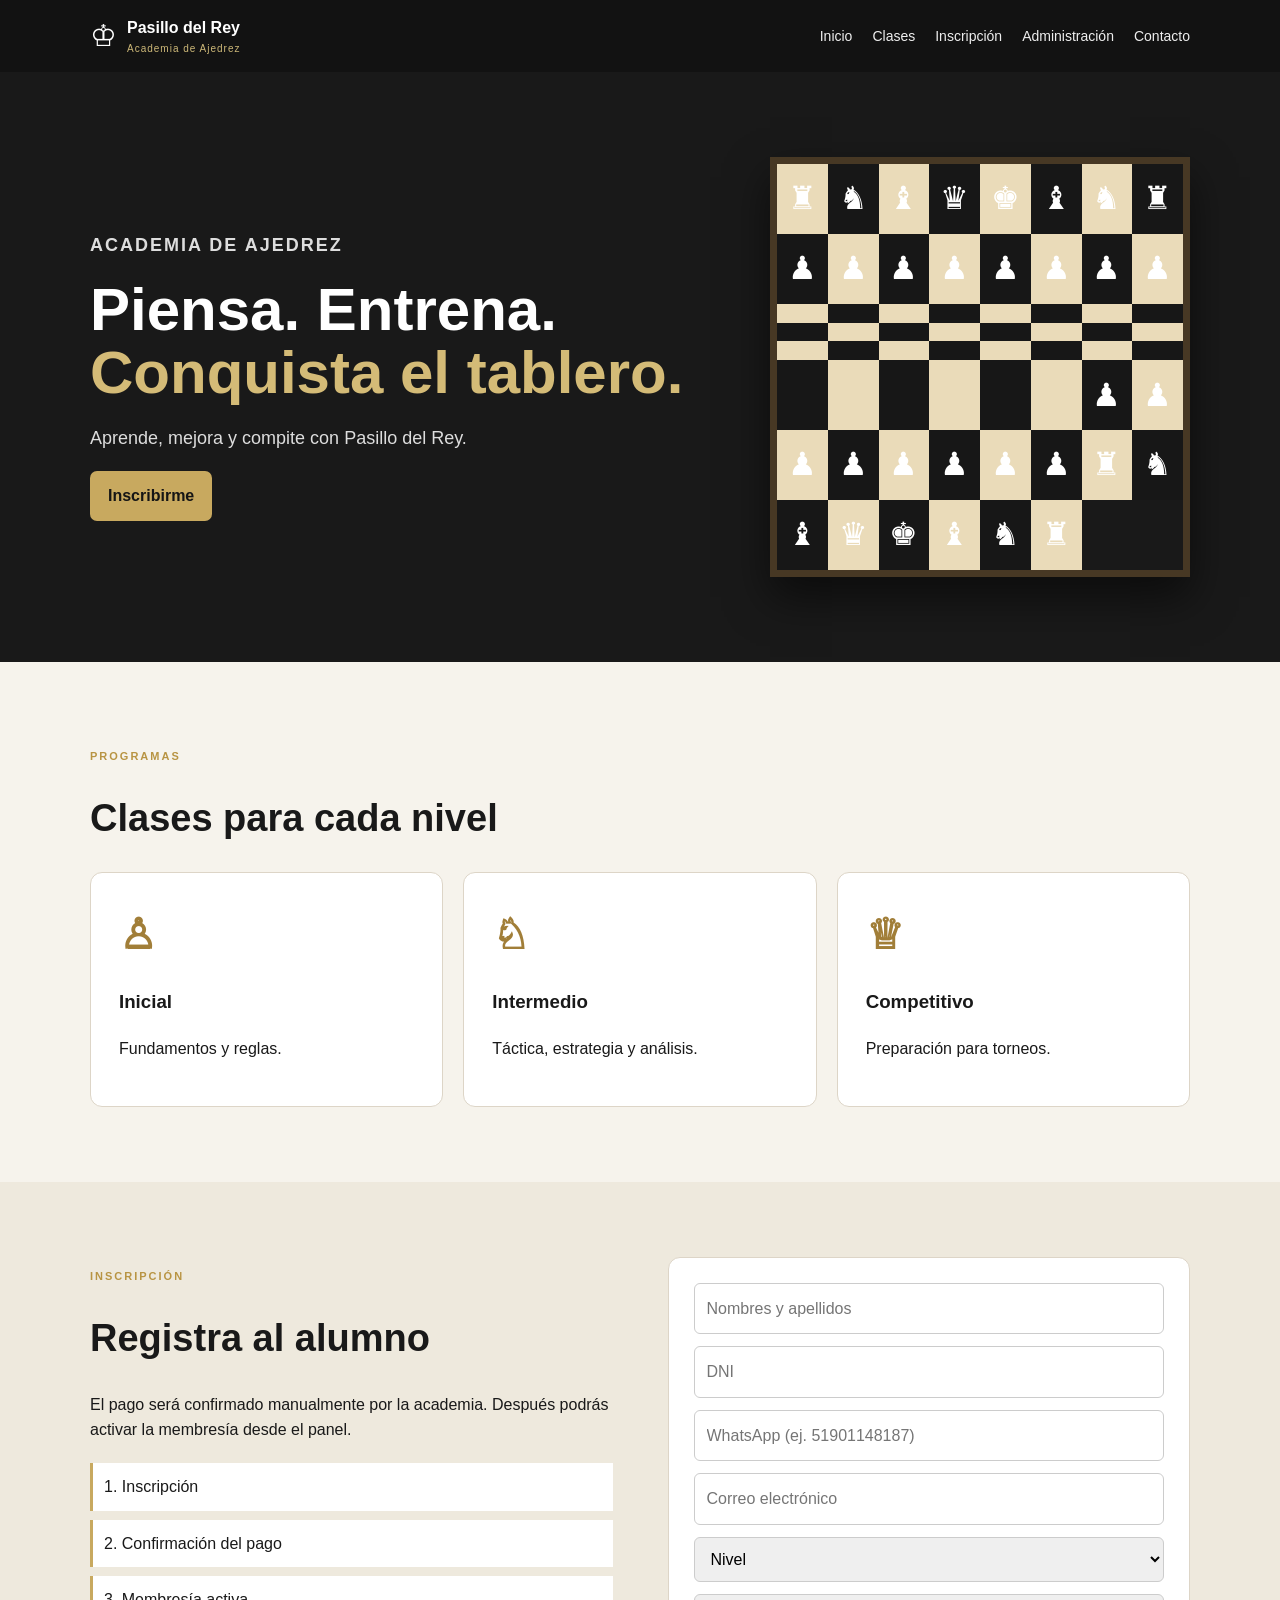
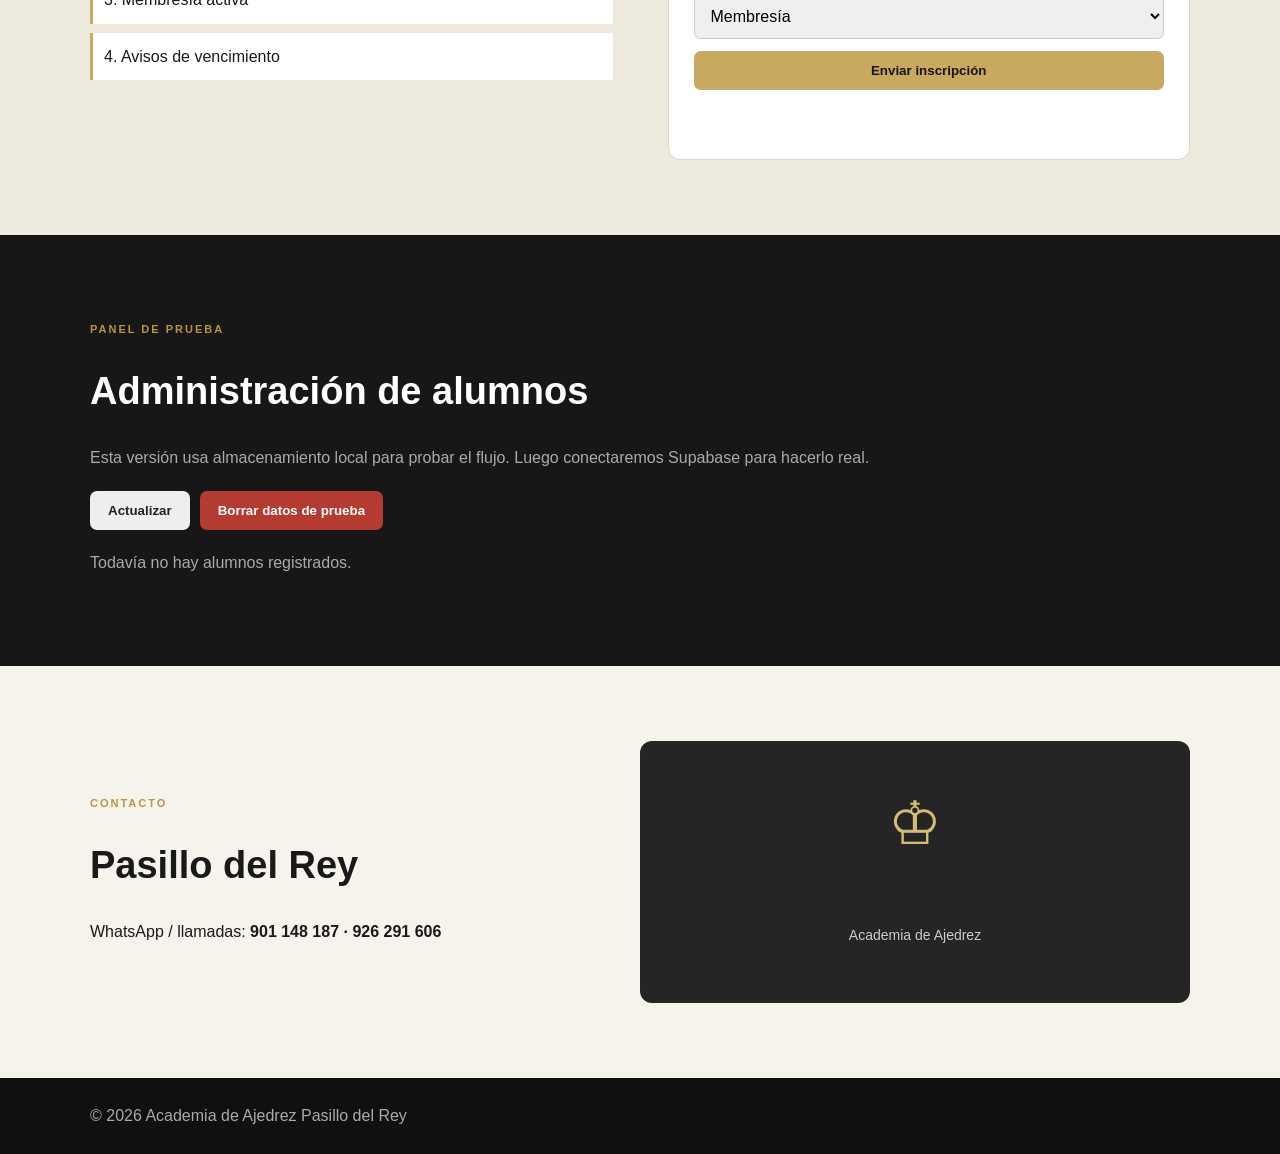
<file: index.html>
<!DOCTYPE html>
<html lang="es">
<head>
<meta charset="UTF-8">
<meta name="viewport" content="width=device-width,initial-scale=1">
<title>Pasillo del Rey | Academia de Ajedrez</title>
<link rel="stylesheet" href="styles.css">
</head>
<body>
<header><div class="container nav">
<a class="brand" href="#inicio">♔ <span><b>Pasillo del Rey</b><small>Academia de Ajedrez</small></span></a>
<button id="menuBtn" class="menu">☰</button>
<nav id="nav"><a href="#inicio">Inicio</a><a href="#clases">Clases</a><a href="#inscripcion">Inscripción</a><a href="#admin">Administración</a><a href="#contacto">Contacto</a></nav>
</div></header>

<section id="inicio" class="hero"><div class="container hero-grid">
<div><p class="eyebrow">ACADEMIA DE AJEDREZ</p><h1>Piensa. Entrena.<br><span>Conquista el tablero.</span></h1>
<p>Aprende, mejora y compite con Pasillo del Rey.</p>
<a class="btn gold" href="#inscripcion">Inscribirme</a></div>
<div class="board" id="board"></div>
</div></section>

<section id="clases" class="section"><div class="container"><p class="eyebrow">PROGRAMAS</p><h2>Clases para cada nivel</h2>
<div class="cards"><article><b>♙</b><h3>Inicial</h3><p>Fundamentos y reglas.</p></article><article><b>♘</b><h3>Intermedio</h3><p>Táctica, estrategia y análisis.</p></article><article><b>♕</b><h3>Competitivo</h3><p>Preparación para torneos.</p></article></div></div></section>

<section id="inscripcion" class="section cream"><div class="container two"><div>
<p class="eyebrow">INSCRIPCIÓN</p><h2>Registra al alumno</h2>
<p>El pago será confirmado manualmente por la academia. Después podrás activar la membresía desde el panel.</p>
<div class="steps"><span>1. Inscripción</span><span>2. Confirmación del pago</span><span>3. Membresía activa</span><span>4. Avisos de vencimiento</span></div>
</div>
<form id="registrationForm" class="form">
<input name="nombre" placeholder="Nombres y apellidos" required>
<input name="dni" placeholder="DNI" maxlength="8" required>
<input name="telefono" placeholder="WhatsApp (ej. 51901148187)" required>
<input name="correo" type="email" placeholder="Correo electrónico" required>
<select name="nivel" required><option value="">Nivel</option><option>Inicial</option><option>Intermedio</option><option>Competitivo</option></select>
<select name="plan" required><option value="">Membresía</option><option value="Mensual">Mensual</option><option value="Trimestral">Trimestral</option></select>
<button class="btn gold" type="submit">Enviar inscripción</button><p id="regMsg"></p>
</form></div></section>

<section id="admin" class="section dark"><div class="container">
<p class="eyebrow">PANEL DE PRUEBA</p><h2>Administración de alumnos</h2>
<p class="muted">Esta versión usa almacenamiento local para probar el flujo. Luego conectaremos Supabase para hacerlo real.</p>
<div class="admin-bar"><button id="refresh" class="btn">Actualizar</button><button id="clear" class="btn danger">Borrar datos de prueba</button></div>
<div id="students"></div>
</div></section>

<section id="contacto" class="section"><div class="container contact"><div><p class="eyebrow">CONTACTO</p><h2>Pasillo del Rey</h2><p>WhatsApp / llamadas: <b>901 148 187 · 926 291 606</b></p></div><div class="contact-box">♔<br><small>Academia de Ajedrez</small></div></div></section>
<footer><div class="container">© 2026 Academia de Ajedrez Pasillo del Rey</div></footer>
<script src="script.js"></script>
</body></html>
</file>
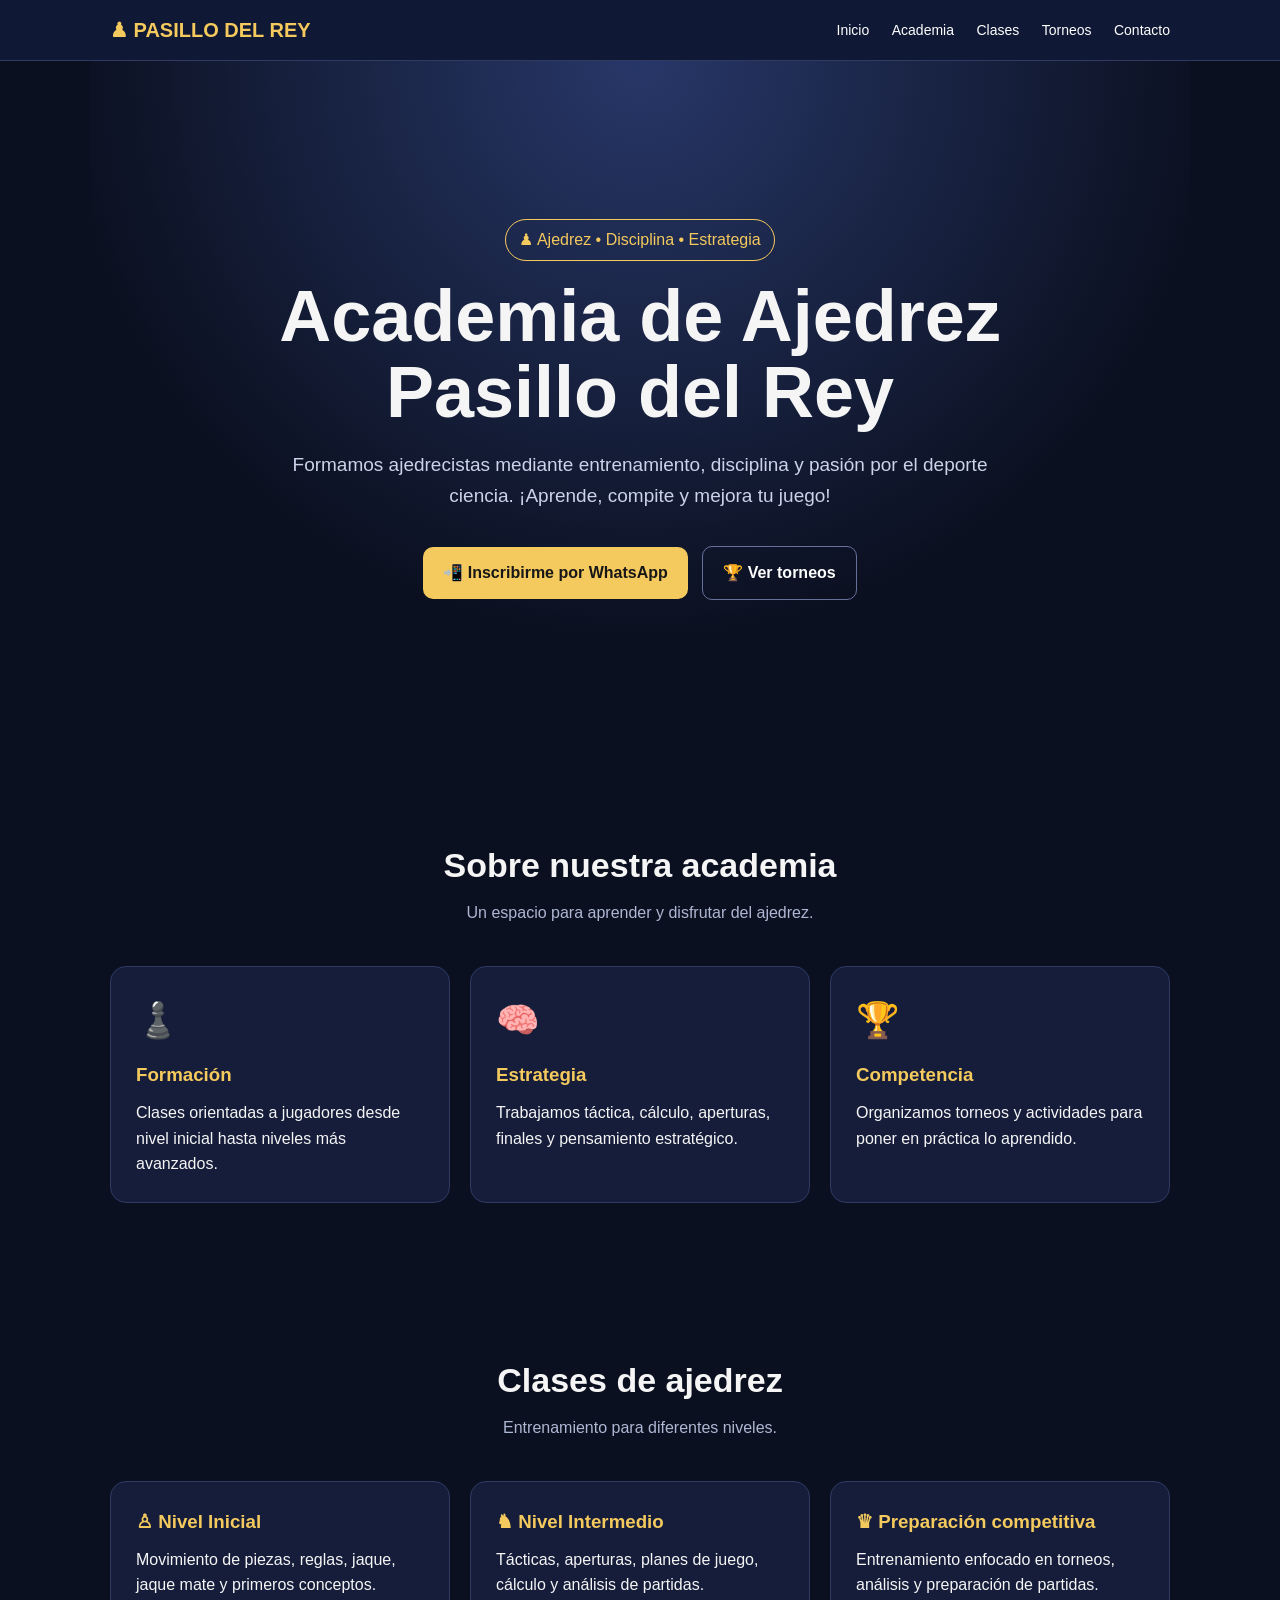
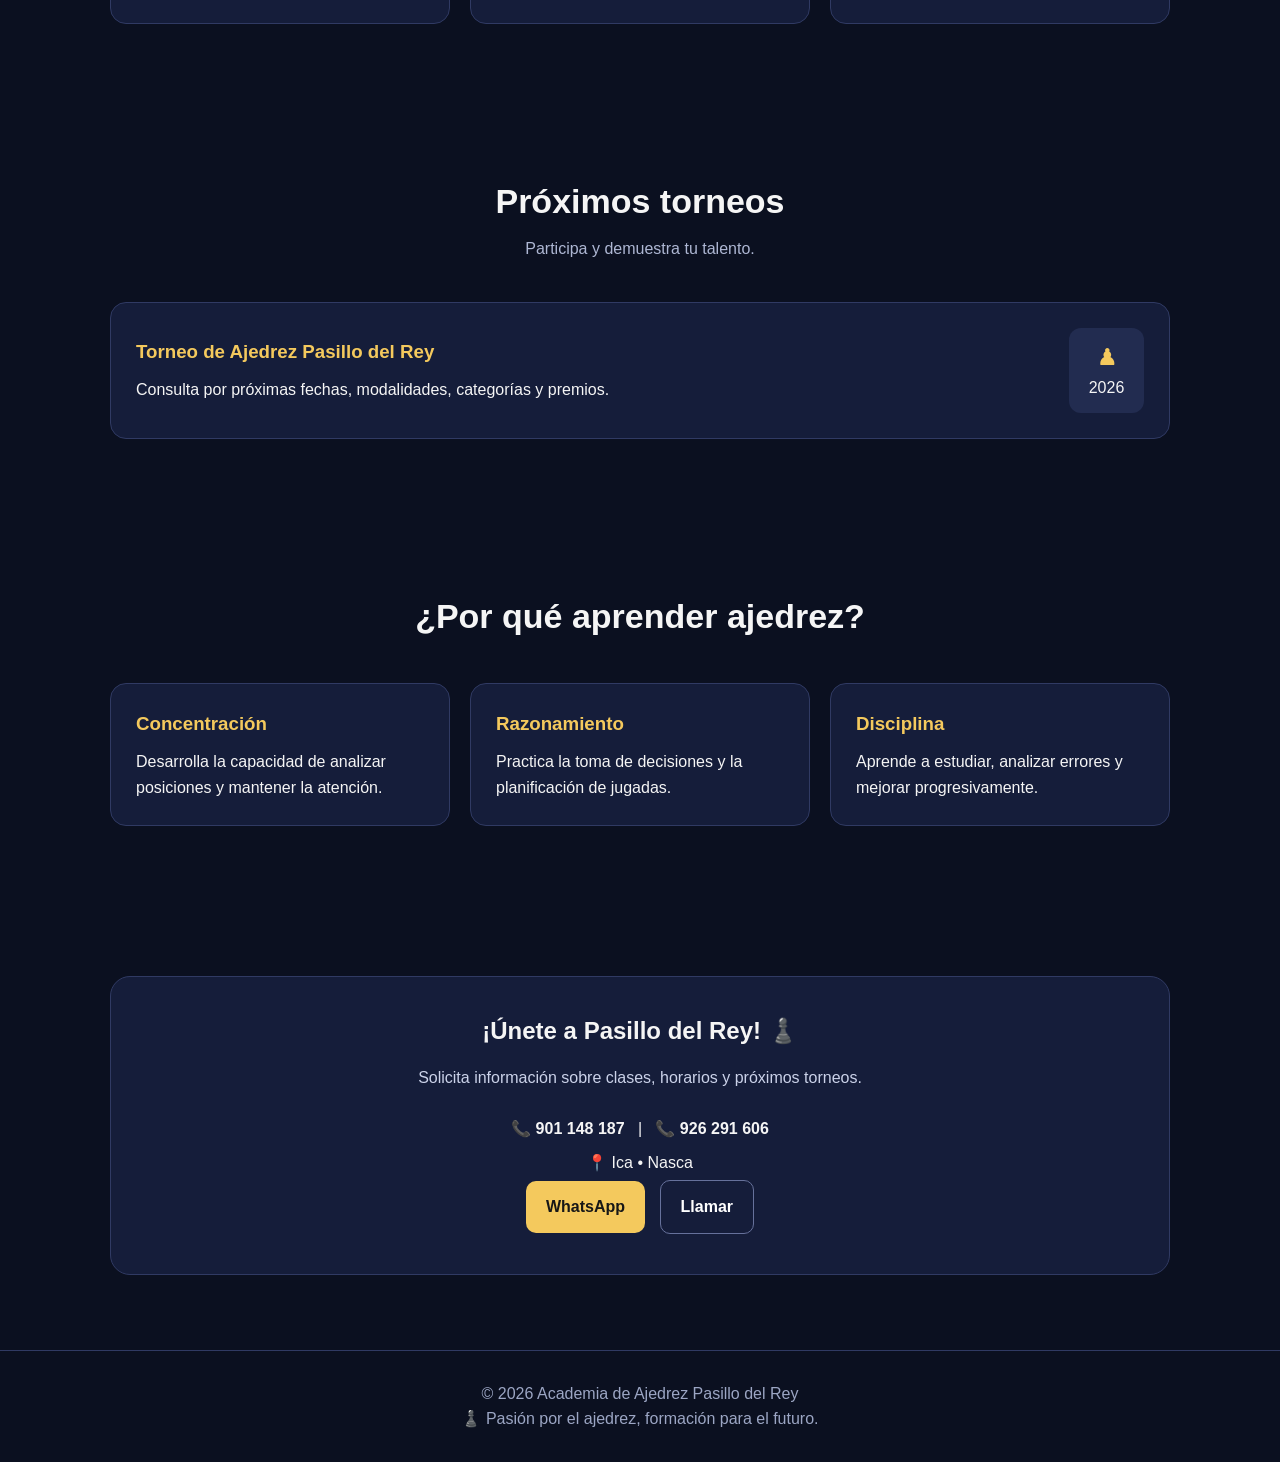
<file: academia_pasillo_del_rey-1.html>
<!DOCTYPE html>
<html lang="es">
<head>
<meta charset="UTF-8">
<meta name="viewport" content="width=device-width, initial-scale=1.0">
<title>Academia de Ajedrez Pasillo del Rey</title>
<style>
*{box-sizing:border-box;margin:0;padding:0}
body{font-family:Arial,Helvetica,sans-serif;background:#0b1020;color:#f5f5f5;line-height:1.6}
header{position:sticky;top:0;z-index:10;background:#111936ee;backdrop-filter:blur(8px);border-bottom:1px solid #303a63}
nav{max-width:1100px;margin:auto;display:flex;align-items:center;justify-content:space-between;padding:14px 20px}
.logo{font-weight:800;font-size:20px;color:#f4c95d}
nav a{color:#fff;text-decoration:none;margin-left:18px;font-size:14px}
nav a:hover{color:#f4c95d}
.hero{min-height:78vh;display:flex;align-items:center;justify-content:center;text-align:center;padding:70px 20px;background:radial-gradient(circle at top,#273768,#0b1020 65%)}
.hero .box{max-width:850px}
.badge{display:inline-block;padding:7px 13px;border:1px solid #f4c95d;border-radius:30px;color:#f4c95d;margin-bottom:18px}
h1{font-size:clamp(38px,7vw,72px);line-height:1.05;margin-bottom:20px}
.hero p{font-size:19px;color:#cbd2e9;max-width:700px;margin:0 auto 30px}
.btn{display:inline-block;padding:13px 20px;border-radius:10px;text-decoration:none;font-weight:700;margin:5px}
.primary{background:#f4c95d;color:#171717}
.secondary{border:1px solid #66719b;color:#fff}
section{max-width:1100px;margin:auto;padding:75px 20px}
.title{text-align:center;margin-bottom:40px}
.title h2{font-size:34px;margin-bottom:8px}
.title p{color:#aeb7d3}
.grid{display:grid;grid-template-columns:repeat(3,1fr);gap:20px}
.card{background:#151d3a;border:1px solid #303a63;border-radius:16px;padding:25px}
.card h3{color:#f4c95d;margin-bottom:10px}
.icon{font-size:35px;margin-bottom:12px}
.event{display:flex;justify-content:space-between;gap:20px;align-items:center}
.date{background:#222c50;padding:12px;border-radius:12px;text-align:center;min-width:75px}
.date strong{display:block;font-size:22px;color:#f4c95d}
.contact{background:#151d3a;border-radius:20px;padding:35px;text-align:center;border:1px solid #303a63}
footer{text-align:center;padding:30px;color:#9ca6c4;border-top:1px solid #303a63}
@media(max-width:750px){nav{flex-direction:column;gap:10px}nav a{margin:0 6px}.grid{grid-template-columns:1fr}.event{flex-direction:column;align-items:flex-start}.hero{min-height:70vh}}
</style>
</head>
<body>

<header>
<nav>
<div class="logo">♟ PASILLO DEL REY</div>
<div>
<a href="#inicio">Inicio</a>
<a href="#academia">Academia</a>
<a href="#clases">Clases</a>
<a href="#torneos">Torneos</a>
<a href="#contacto">Contacto</a>
</div>
</nav>
</header>

<main>
<section class="hero" id="inicio">
<div class="box">
<span class="badge">♟ Ajedrez • Disciplina • Estrategia</span>
<h1>Academia de Ajedrez<br>Pasillo del Rey</h1>
<p>Formamos ajedrecistas mediante entrenamiento, disciplina y pasión por el deporte ciencia. ¡Aprende, compite y mejora tu juego!</p>
<a class="btn primary" href="https://wa.me/51901148187" target="_blank">📲 Inscribirme por WhatsApp</a>
<a class="btn secondary" href="#torneos">🏆 Ver torneos</a>
</div>
</section>

<section id="academia">
<div class="title"><h2>Sobre nuestra academia</h2><p>Un espacio para aprender y disfrutar del ajedrez.</p></div>
<div class="grid">
<div class="card"><div class="icon">♟️</div><h3>Formación</h3><p>Clases orientadas a jugadores desde nivel inicial hasta niveles más avanzados.</p></div>
<div class="card"><div class="icon">🧠</div><h3>Estrategia</h3><p>Trabajamos táctica, cálculo, aperturas, finales y pensamiento estratégico.</p></div>
<div class="card"><div class="icon">🏆</div><h3>Competencia</h3><p>Organizamos torneos y actividades para poner en práctica lo aprendido.</p></div>
</div>
</section>

<section id="clases">
<div class="title"><h2>Clases de ajedrez</h2><p>Entrenamiento para diferentes niveles.</p></div>
<div class="grid">
<div class="card"><h3>♙ Nivel Inicial</h3><p>Movimiento de piezas, reglas, jaque, jaque mate y primeros conceptos.</p></div>
<div class="card"><h3>♞ Nivel Intermedio</h3><p>Tácticas, aperturas, planes de juego, cálculo y análisis de partidas.</p></div>
<div class="card"><h3>♛ Preparación competitiva</h3><p>Entrenamiento enfocado en torneos, análisis y preparación de partidas.</p></div>
</div>
</section>

<section id="torneos">
<div class="title"><h2>Próximos torneos</h2><p>Participa y demuestra tu talento.</p></div>
<div class="card event">
<div><h3>Torneo de Ajedrez Pasillo del Rey</h3><p>Consulta por próximas fechas, modalidades, categorías y premios.</p></div>
<div class="date"><strong>♟</strong>2026</div>
</div>
</section>

<section>
<div class="title"><h2>¿Por qué aprender ajedrez?</h2></div>
<div class="grid">
<div class="card"><h3>Concentración</h3><p>Desarrolla la capacidad de analizar posiciones y mantener la atención.</p></div>
<div class="card"><h3>Razonamiento</h3><p>Practica la toma de decisiones y la planificación de jugadas.</p></div>
<div class="card"><h3>Disciplina</h3><p>Aprende a estudiar, analizar errores y mejorar progresivamente.</p></div>
</div>
</section>

<section id="contacto">
<div class="contact">
<h2>¡Únete a Pasillo del Rey! ♟️</h2>
<p style="margin:15px 0 25px;color:#cbd2e9">Solicita información sobre clases, horarios y próximos torneos.</p>
<p><strong>📞 901 148 187</strong> &nbsp; | &nbsp; <strong>📞 926 291 606</strong></p>
<p style="margin-top:8px">📍 Ica • Nasca</p>
<a class="btn primary" href="https://wa.me/51901148187" target="_blank">WhatsApp</a>
<a class="btn secondary" href="tel:+51901148187">Llamar</a>
</div>
</section>
</main>

<footer>
<p>© 2026 Academia de Ajedrez Pasillo del Rey</p>
<p>♟️ Pasión por el ajedrez, formación para el futuro.</p>
</footer>
</body>
</html>
</file>
<file: styles.css>
*{box-sizing:border-box}html{scroll-behavior:smooth}body{margin:0;font-family:Arial,sans-serif;background:#f6f3ec;color:#191919;line-height:1.6}.container{width:min(1100px,92%);margin:auto}header{position:sticky;top:0;z-index:10;background:#121212;color:white}.nav{min-height:72px;display:flex;align-items:center;justify-content:space-between}.brand{color:white;text-decoration:none;display:flex;gap:10px;align-items:center;font-size:30px}.brand span{font-size:16px}.brand small{display:block;font-size:10px;color:#cdb878;letter-spacing:1px}.nav nav{display:flex;gap:20px}.nav nav a{color:#eee;text-decoration:none;font-size:14px}.menu{display:none;background:none;border:0;color:#fff;font-size:26px}.hero{padding:85px 0;background:#191919;color:#fff}.hero-grid{display:grid;grid-template-columns:1fr 420px;gap:60px;align-items:center}.eyebrow{font-size:11px;letter-spacing:2px;color:#b89443;font-weight:bold}h1{font-size:60px;line-height:1.05;margin:10px 0 20px}h1 span{color:#d4bb77}h2{font-size:38px;line-height:1.15}.hero p{color:#ddd;font-size:18px}.btn{border:0;border-radius:7px;padding:12px 18px;font-weight:bold;cursor:pointer;background:#eee;color:#222;text-decoration:none;display:inline-block}.gold{background:#c8a95f;color:#151515}.danger{background:#b33b32;color:white}.board{aspect-ratio:1;display:grid;grid-template-columns:repeat(8,1fr);border:7px solid #473824;box-shadow:0 20px 40px #0008}.board i{display:grid;place-items:center;font-style:normal;font-size:32px}.light{background:#eadbb9}.dark{background:#80643e}.section{padding:75px 0}.cream{background:#eee9dd}.cards{display:grid;grid-template-columns:repeat(3,1fr);gap:20px}.cards article{background:white;border:1px solid #ddd5c7;border-radius:12px;padding:28px}.cards b{font-size:42px;color:#a17e38}.two{display:grid;grid-template-columns:1fr 1fr;gap:55px;align-items:start}.form{background:white;padding:25px;border-radius:12px;display:grid;gap:12px;border:1px solid #ddd5c7}.form input,.form select{padding:12px;border:1px solid #ccc;border-radius:6px;font:inherit}.steps{display:grid;gap:9px;margin-top:20px}.steps span{background:white;padding:11px;border-left:3px solid #c8a95f}.dark{background:#171717;color:white}.muted{color:#aaa}.admin-bar{display:flex;gap:10px;margin:20px 0}.student{background:#242424;border:1px solid #3c3c3c;border-radius:10px;padding:18px;margin:10px 0}.student h3{margin:0}.student .status{display:inline-block;padding:4px 8px;border-radius:5px;background:#755e29;color:#fff;font-size:12px}.student.active .status{background:#2f7d4a}.student button{margin:8px 7px 0 0}.contact{display:grid;grid-template-columns:1fr 1fr;align-items:center}.contact-box{background:#252525;color:#d4bb77;border-radius:12px;padding:35px;text-align:center;font-size:60px}.contact-box small{font-size:14px;color:#ccc}footer{background:#101010;color:#aaa;padding:25px 0}@media(max-width:800px){.menu{display:block}.nav nav{display:none;position:absolute;top:72px;left:0;right:0;background:#121212;padding:15px 4%;flex-direction:column}.nav nav.open{display:flex}.hero-grid,.two,.contact{grid-template-columns:1fr}.board{max-width:400px;margin:auto}h1{font-size:43px}.cards{grid-template-columns:1fr}.section{padding:55px 0}}
</file>
